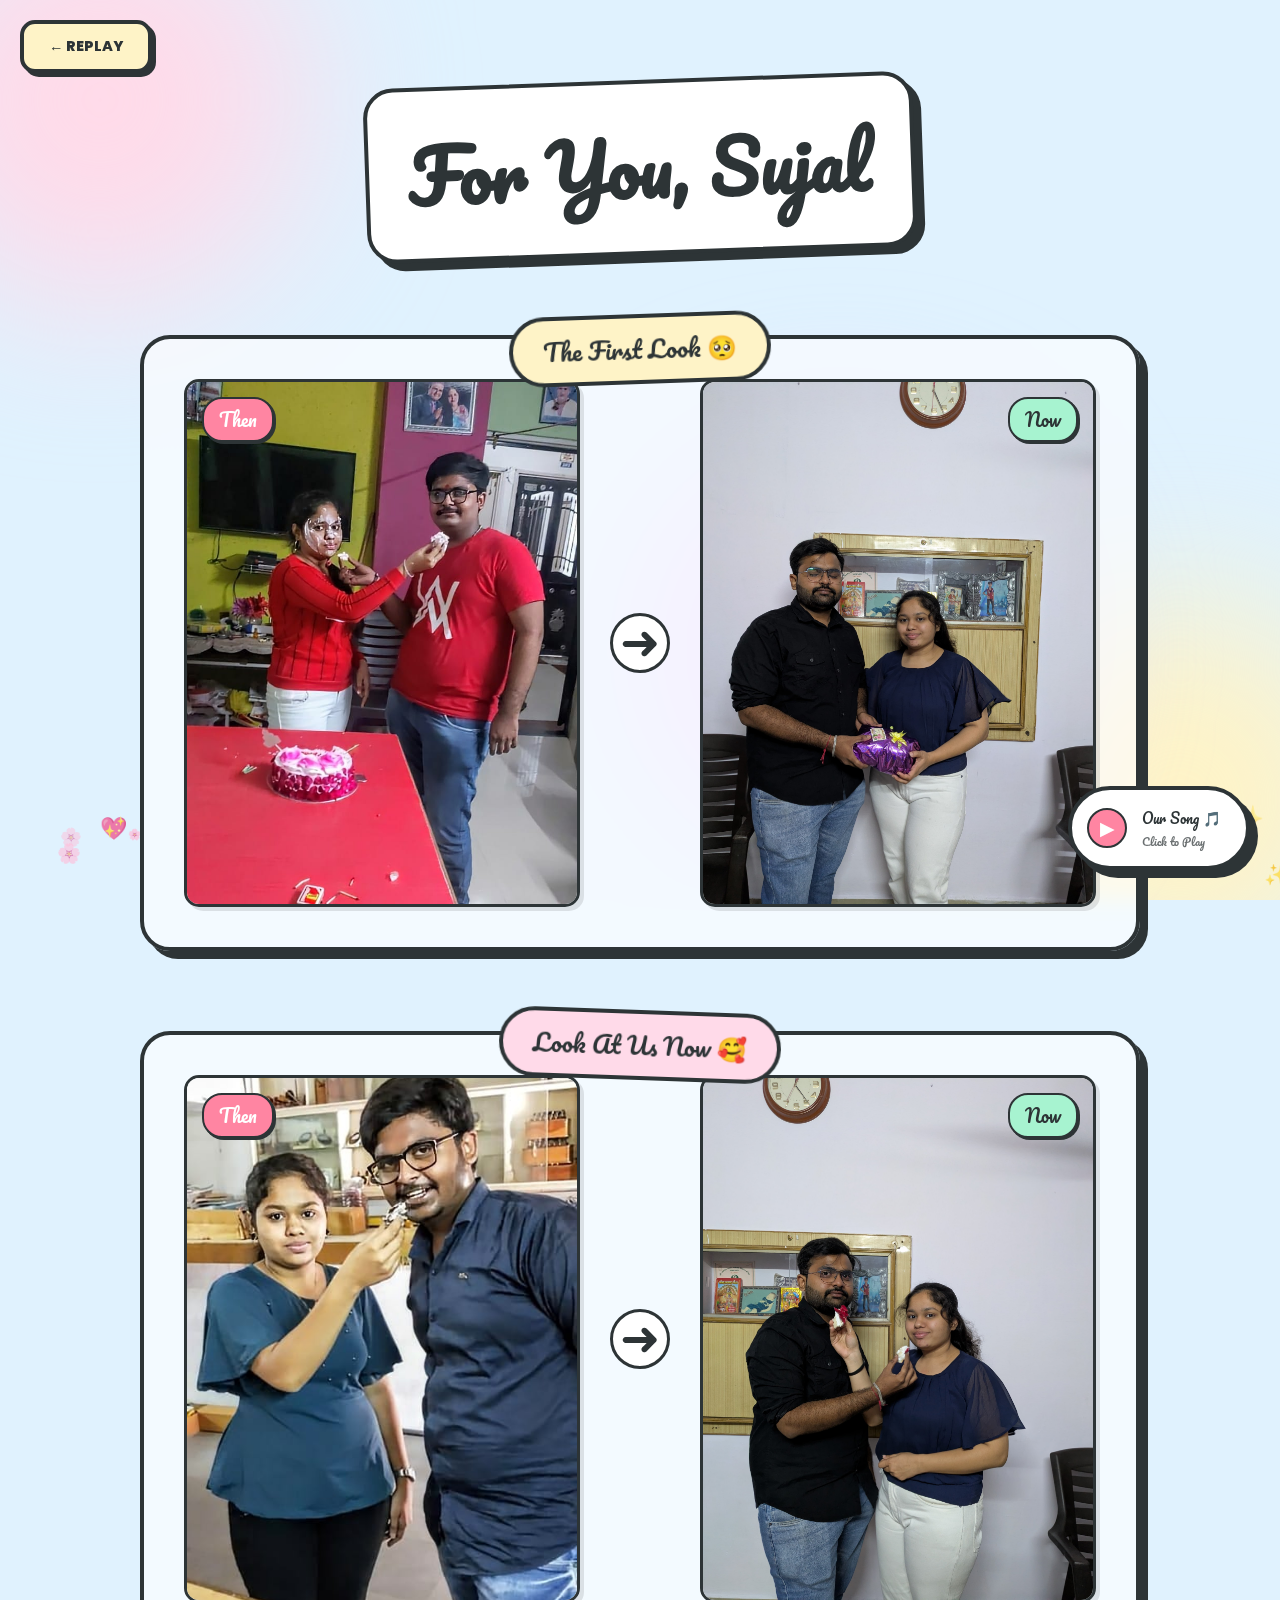
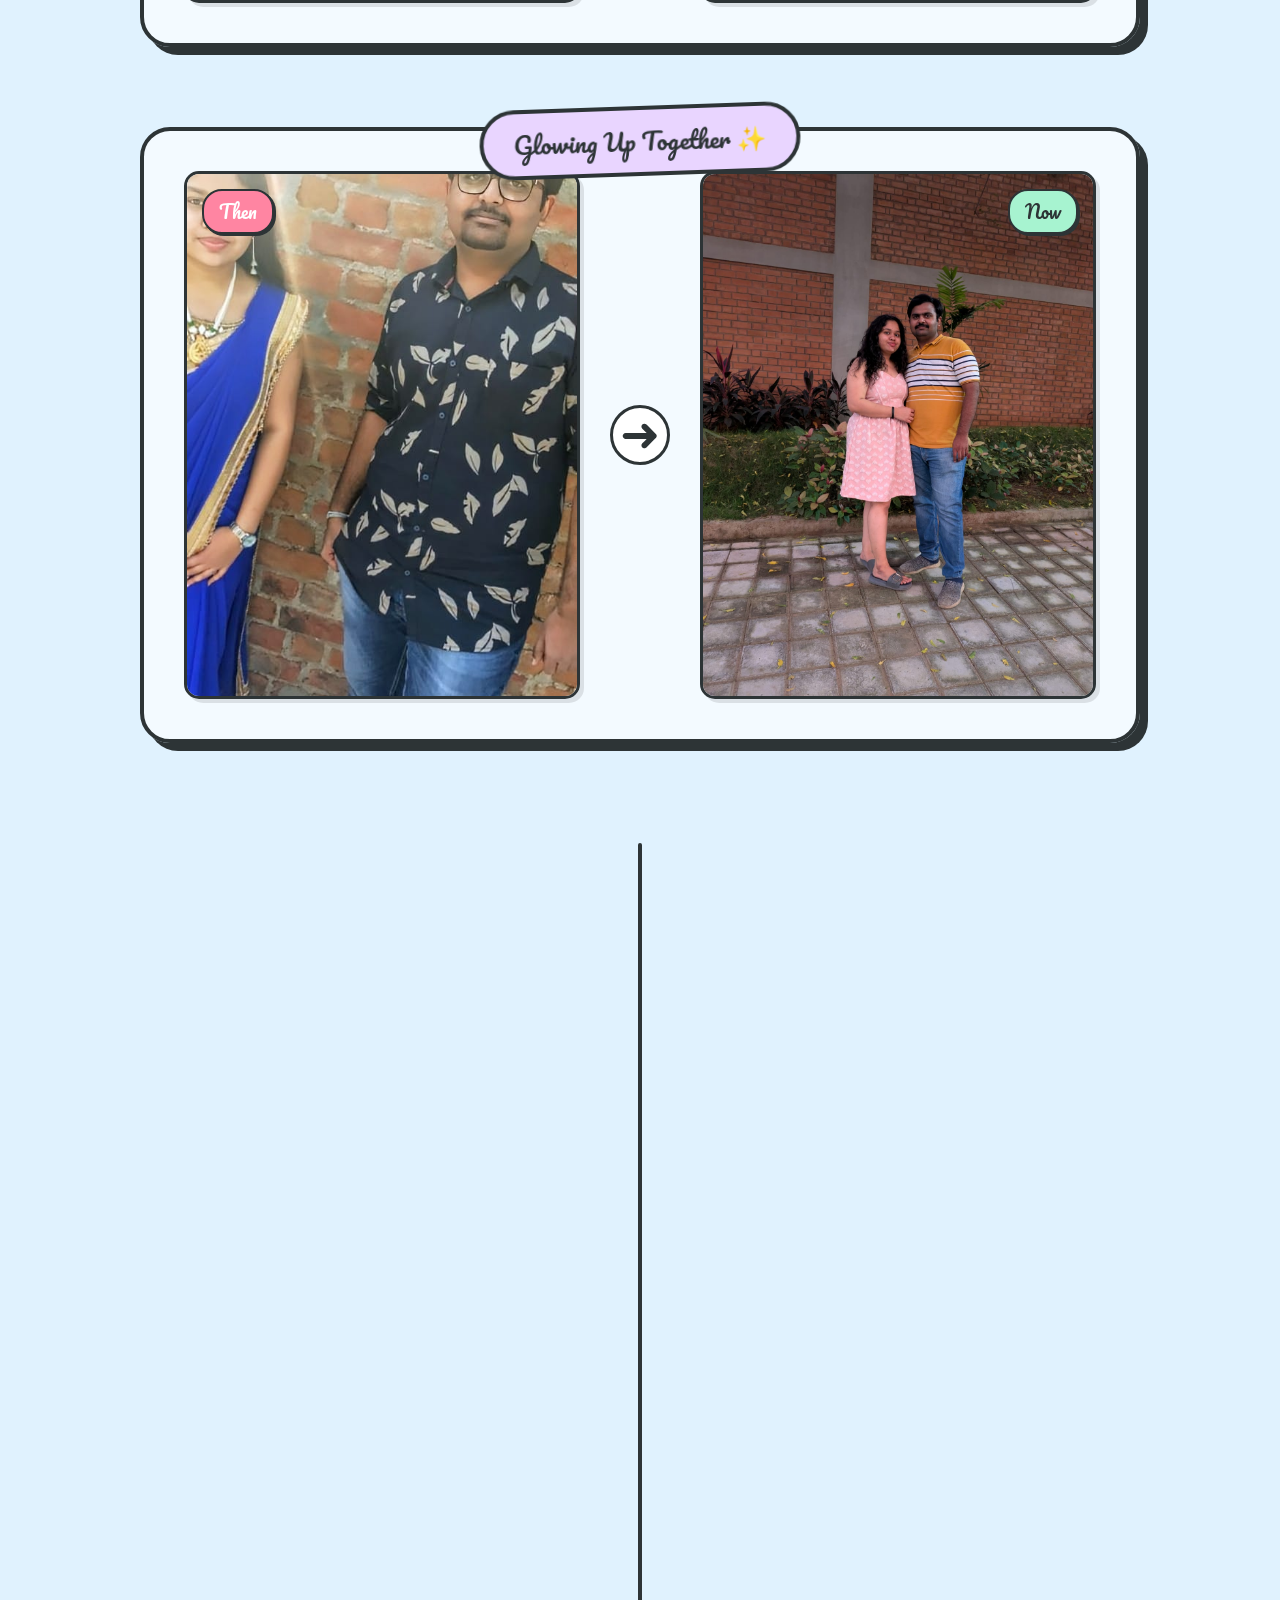
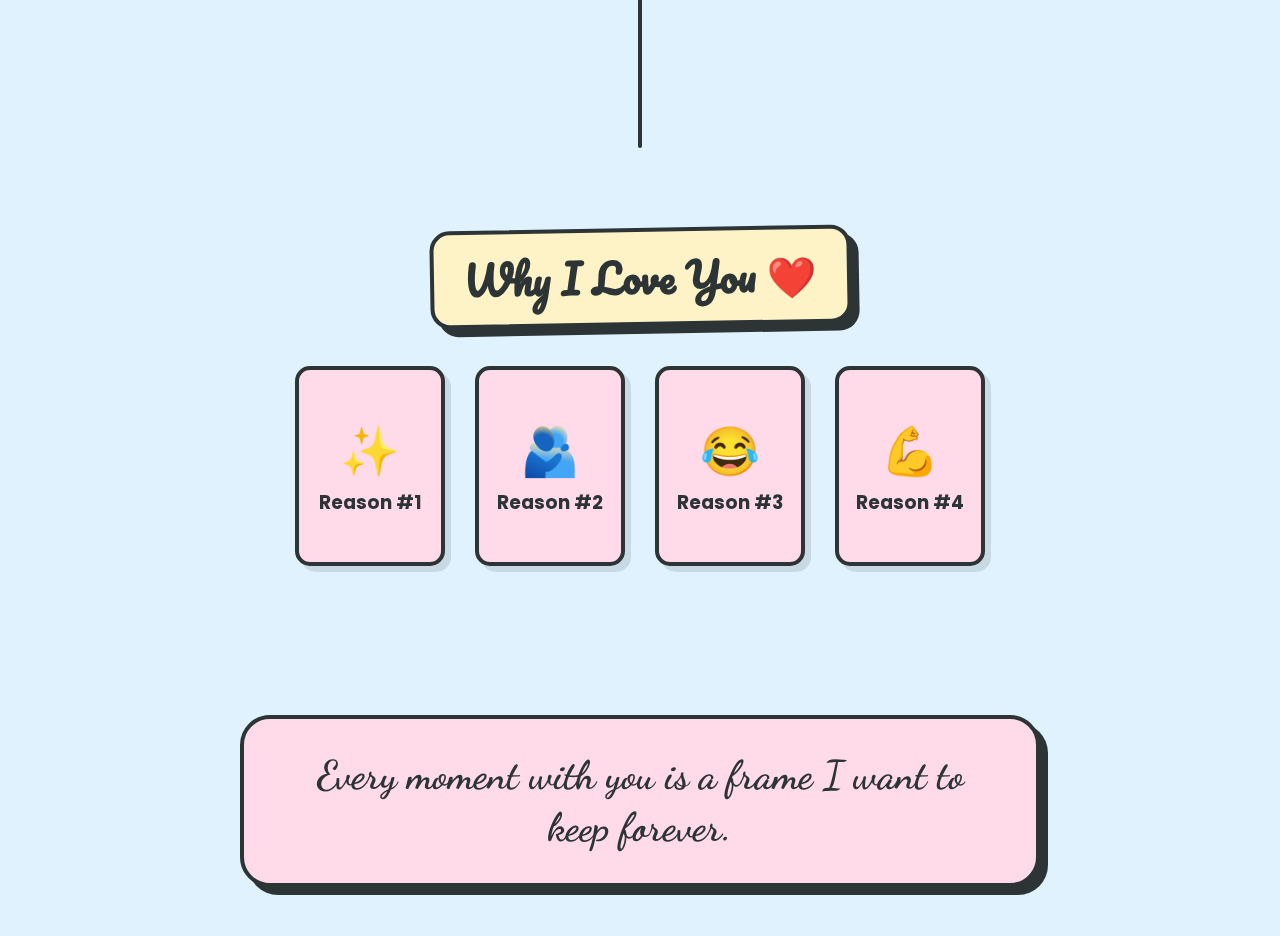
<file: final.html>
<!doctype html>
<html lang="en">
  <head>
    <meta charset="UTF-8" />
    <meta name="viewport" content="width=device-width, initial-scale=1.0" />
    <title>Our Love Story - Sujal ❤️</title>
    <link rel="preconnect" href="https://fonts.googleapis.com" />
    <link rel="preconnect" href="https://fonts.gstatic.com" crossorigin />
    <link
      href="https://fonts.googleapis.com/css2?family=Dancing+Script:wght@400;700&family=Pacifico&family=Poppins:wght@400;600;800&display=swap"
      rel="stylesheet"
    />
    <style>
      :root {
        --soft-pink: #ffdae9;
        --vibrant-pink: #ff85a2;
        --soft-blue: #e0f2fe;
        --soft-yellow: #fef3c7;
        --comic-black: #2d3436;
        --white: #ffffff;
        --chunky-border: 4px solid var(--comic-black);
        --bubble-shadow: 8px 8px 0px var(--comic-black);
        --bubble-shadow-hover: 4px 4px 0px var(--comic-black);
        --font-comic: "Pacifico", cursive;
        --font-main: "Poppins", sans-serif;
      }

      * {
        margin: 0;
        padding: 0;
        box-sizing: border-box;
      }

      body {
        font-family: var(--font-main);
        background: var(--soft-blue);
        color: var(--comic-black);
        overflow-x: hidden;
        min-height: 100vh;
        display: flex;
        flex-direction: column;
        align-items: center;
      }

      /* Animated Background */
      .bg-animation {
        position: fixed;
        inset: 0;
        z-index: -2;
        background: var(--soft-blue);
        overflow: hidden;
      }

      .blob {
        position: absolute;
        width: 400px;
        height: 400px;
        background: var(--soft-pink);
        filter: blur(80px);
        border-radius: 50%;
        z-index: -1;
        animation: blobMove 20s infinite alternate ease-in-out;
      }

      .blob-1 {
        top: -100px;
        left: -100px;
        background: var(--soft-pink);
      }
      .blob-2 {
        bottom: -100px;
        right: -100px;
        background: var(--soft-yellow);
        animation-delay: -5s;
      }
      .blob-3 {
        top: 50%;
        left: 50%;
        background: #e9d5ff;
        animation-delay: -10s;
      }

      @keyframes blobMove {
        0% {
          transform: translate(0, 0) scale(1);
        }
        33% {
          transform: translate(100px, 50px) scale(1.2);
        }
        66% {
          transform: translate(-50px, 150px) scale(0.8);
        }
        100% {
          transform: translate(50px, -50px) scale(1.1);
        }
      }

      .back-home {
        position: fixed;
        top: 20px;
        left: 20px;
        padding: 12px 25px;
        background: var(--soft-yellow);
        color: var(--comic-black);
        border: var(--chunky-border);
        box-shadow: 4px 4px 0px var(--comic-black);
        text-decoration: none;
        border-radius: 15px;
        font-weight: 800;
        z-index: 100;
        transition: all 0.2s ease;
        font-size: 0.9rem;
        text-transform: uppercase;
      }

      .back-home:hover {
        transform: translateY(-2px);
        box-shadow: 6px 6px 0px var(--comic-black);
      }

      .header {
        margin-top: 80px;
        margin-bottom: 40px;
        text-align: center;
        z-index: 10;
      }

      .header h1 {
        font-family: var(--font-comic);
        font-size: clamp(2.5rem, 8vw, 4.5rem);
        color: var(--comic-black);
        background: var(--white);
        padding: 20px 40px;
        border: var(--chunky-border);
        box-shadow: var(--bubble-shadow);
        border-radius: 30px;
        transform: rotate(-2deg);
        display: inline-block;
      }

      /* Modern "Then vs Now" Section */
      .ba-section {
        width: 100%;
        padding: 40px 20px 100px;
        display: flex;
        flex-direction: column;
        align-items: center;
        gap: 80px;
        z-index: 5;
      }

      .comparison-row {
        display: flex;
        align-items: center;
        justify-content: center;
        gap: 30px;
        background: rgba(255, 255, 255, 0.6);
        backdrop-filter: blur(10px);
        padding: 40px;
        border-radius: 30px;
        border: var(--chunky-border);
        box-shadow: var(--bubble-shadow);
        width: 100%;
        max-width: 1000px;
        position: relative;
        transition: transform 0.3s ease;
      }

      .comparison-row:hover {
        transform: translateY(-5px);
        box-shadow: 12px 12px 0px var(--comic-black);
      }

      .img-wrapper {
        position: relative;
        width: 45%;
        aspect-ratio: 3/4;
        border-radius: 15px;
        overflow: hidden;
        border: 3px solid var(--comic-black);
        box-shadow: 4px 4px 0px rgba(0, 0, 0, 0.1);
        transition: transform 0.3s ease;
      }

      .img-wrapper:hover {
        transform: scale(1.03) rotate(1deg);
      }

      .img-wrapper img {
        width: 100%;
        height: 100%;
        object-fit: cover;
      }

      .label-badge {
        position: absolute;
        top: 15px;
        left: 15px;
        background: var(--vibrant-pink);
        color: white;
        padding: 5px 15px;
        border-radius: 20px;
        font-family: var(--font-comic);
        font-size: 1.1rem;
        border: 2px solid var(--comic-black);
        box-shadow: 2px 2px 0px var(--comic-black);
        z-index: 10;
      }

      .label-badge.now {
        background: #a7f3d0; /* Pastel Green */
        color: var(--comic-black);
        right: 15px;
        left: auto;
      }

      .arrow-divider {
        font-size: 3rem;
        color: var(--comic-black);
        background: var(--white);
        width: 60px;
        height: 60px;
        display: flex;
        align-items: center;
        justify-content: center;
        border-radius: 50%;
        border: 3px solid var(--comic-black);
        z-index: 2;
        flex-shrink: 0;
      }

      .row-title {
        position: absolute;
        top: -25px;
        left: 50%;
        transform: translateX(-50%) rotate(-2deg);
        background: var(--soft-yellow);
        padding: 10px 30px;
        border: var(--chunky-border);
        border-radius: 50px;
        font-family: var(--font-comic);
        font-size: 1.5rem;
        white-space: nowrap;
        z-index: 20;
      }

      /* Quote Section */
      .quote-wrap {
        margin-top: 60px;
        margin-bottom: 60px;
        width: 90%;
        max-width: 800px;
        position: relative;
        height: 150px;
        display: flex;
        align-items: center;
        justify-content: center;
      }

      .quote-box {
        background: var(--soft-pink);
        border: var(--chunky-border);
        box-shadow: var(--bubble-shadow);
        padding: 30px 50px;
        border-radius: 30px;
        position: absolute;
        opacity: 0;
        transform: scale(0.8) translateY(20px);
        transition: all 0.8s cubic-bezier(0.175, 0.885, 0.32, 1.275);
        text-align: center;
        width: 100%;
      }

      .quote-box.active {
        opacity: 1;
        transform: scale(1) translateY(0);
      }

      .quote-text {
        font-family: "Dancing Script", cursive;
        font-size: clamp(1.5rem, 4vw, 2.5rem);
        color: var(--comic-black);
        font-weight: 700;
        line-height: 1.3;
      }

      /* Particles */
      #particle-canvas {
        position: fixed;
        inset: 0;
        z-index: -1;
        pointer-events: none;
      }

      @media (max-width: 768px) {
        .comparison-row {
          flex-direction: column;
          gap: 20px;
          padding: 50px 20px 30px;
        }

        .img-wrapper {
          width: 100%;
          aspect-ratio: 1; /* Square on mobile */
        }

        .arrow-divider {
          transform: rotate(90deg);
        }

        .row-title {
          font-size: 1.2rem;
          width: 90%;
        }
      }

      @media (max-width: 600px) {
        .photo-card {
          flex: 0 0 220px;
          height: 320px;
        }
        .header h1 {
          font-size: 2rem;
          padding: 15px 25px;
        }
        .quote-box {
          padding: 20px 30px;
        }
      }

      /* --- NEW FEATURES CSS --- */

      /* 1. Timeline Section */
      .timeline-section {
        width: 100%;
        max-width: 800px;
        position: relative;
        padding: 50px 20px;
        margin-bottom: 80px;
      }

      .timeline-line {
        position: absolute;
        left: 50%;
        top: 0;
        bottom: 0;
        width: 4px;
        background: var(--comic-black);
        transform: translateX(-50%);
        border-radius: 4px;
        z-index: 1;
      }

      .timeline-item {
        display: flex;
        justify-content: center;
        align-items: center;
        margin-bottom: 60px;
        position: relative;
        opacity: 0;
        transform: translateY(50px);
        transition: all 0.8s ease-out;
      }

      .timeline-item.visible {
        opacity: 1;
        transform: translateY(0);
      }

      .timeline-dot {
        width: 24px;
        height: 24px;
        background: var(--vibrant-pink);
        border: 4px solid var(--white);
        border-radius: 50%;
        position: absolute;
        left: 50%;
        transform: translateX(-50%);
        z-index: 5;
        box-shadow: 0 0 0 4px var(--comic-black);
      }

      .timeline-content {
        width: 45%;
        background: var(--white);
        padding: 20px;
        border-radius: 15px;
        border: var(--chunky-border);
        box-shadow: 6px 6px 0px var(--comic-black);
        position: relative;
        z-index: 2;
      }

      .timeline-item:nth-child(odd) {
        justify-content: flex-start;
      }
      .timeline-item:nth-child(even) {
        justify-content: flex-end;
      }

      .timeline-item:nth-child(odd) .timeline-content {
        margin-right: auto;
      }
      .timeline-item:nth-child(even) .timeline-content {
        margin-left: auto;
      }

      /* 2. Reasons Grid (Flip Cards) */
      .reasons-section {
        margin-bottom: 100px;
        text-align: center;
      }

      .section-title {
        font-family: var(--font-comic);
        font-size: 2.5rem;
        background: var(--soft-yellow);
        display: inline-block;
        padding: 10px 30px;
        border: var(--chunky-border);
        box-shadow: var(--bubble-shadow);
        border-radius: 20px;
        margin-bottom: 40px;
        transform: rotate(-1deg);
      }

      .reasons-grid {
        display: grid;
        grid-template-columns: repeat(auto-fit, minmax(150px, 1fr));
        gap: 30px;
        max-width: 900px;
        margin: 0 auto;
        padding: 0 20px;
      }

      .flip-card {
        background-color: transparent;
        width: 100%;
        aspect-ratio: 3/4;
        perspective: 1000px;
        cursor: pointer;
      }

      .flip-card-inner {
        position: relative;
        width: 100%;
        height: 100%;
        text-align: center;
        transition: transform 0.6s;
        transform-style: preserve-3d;
      }

      .flip-card:hover .flip-card-inner {
        transform: rotateY(180deg);
      }

      /* Fallback for touch devices */
      .flip-card.flipped .flip-card-inner {
        transform: rotateY(180deg);
      }

      .flip-card-front,
      .flip-card-back {
        position: absolute;
        width: 100%;
        height: 100%;
        -webkit-backface-visibility: hidden;
        backface-visibility: hidden;
        border: var(--chunky-border);
        border-radius: 15px;
        display: flex;
        align-items: center;
        justify-content: center;
        flex-direction: column;
        box-shadow: 6px 6px 0px rgba(0, 0, 0, 0.1);
      }

      .flip-card-front {
        background-color: var(--soft-pink);
        color: var(--comic-black);
      }

      .flip-card-back {
        background-color: var(--white);
        color: var(--comic-black);
        transform: rotateY(180deg);
        padding: 15px;
        font-family: var(--font-comic);
        font-size: 1.2rem;
        line-height: 1.4;
      }

      /* 3. Floating Music Player */
      .music-player {
        position: fixed;
        bottom: 30px;
        right: 30px;
        background: var(--white);
        border: var(--chunky-border);
        box-shadow: var(--bubble-shadow);
        padding: 15px;
        border-radius: 50px;
        display: flex;
        align-items: center;
        gap: 15px;
        z-index: 1000;
        transition: transform 0.3s ease;
      }

      .music-player:hover {
        transform: scale(1.05);
      }

      .play-btn {
        width: 40px;
        height: 40px;
        border-radius: 50%;
        background: var(--vibrant-pink);
        border: 2px solid var(--comic-black);
        color: white;
        display: flex;
        align-items: center;
        justify-content: center;
        font-size: 1.2rem;
        cursor: pointer;
      }

      .song-info {
        font-family: var(--font-comic);
        font-size: 0.9rem;
        padding-right: 10px;
      }

      /* Mobile Timeline Adjustments */
      @media (max-width: 700px) {
        .timeline-line {
          left: 20px;
        }
        .timeline-item {
          justify-content: flex-start !important;
          padding-left: 50px;
        }
        .timeline-content {
          width: 100% !important;
          margin: 0 !important;
        }
        .timeline-dot {
          left: 20px;
        }
      }
    </style>
  </head>
  <body>
    <div class="bg-animation">
      <div class="blob blob-1"></div>
      <div class="blob blob-2"></div>
      <div class="blob blob-3"></div>
    </div>

    <canvas id="particle-canvas"></canvas>

    <a href="index.html" class="back-home">← REPLAY</a>

    <div class="header">
      <h1>For You, Sujal</h1>
    </div>

    <div class="ba-section">
      <!-- Row 1 -->
      <div class="comparison-row">
        <div class="row-title">The First Look 🥺</div>

        <div class="img-wrapper">
          <span class="label-badge">Then</span>
          <img src="couple_imgs/before-1.jpeg" alt="Before" />
        </div>

        <div class="arrow-divider">➜</div>

        <div class="img-wrapper">
          <span class="label-badge now">Now</span>
          <img src="couple_imgs/after-1.jpeg" alt="After" />
        </div>
      </div>

      <!-- Row 2 -->
      <div class="comparison-row">
        <div
          class="row-title"
          style="
            transform: translateX(-50%) rotate(2deg);
            background: var(--soft-pink);
          "
        >
          Look At Us Now 🥰
        </div>

        <div class="img-wrapper">
          <span class="label-badge">Then</span>
          <img src="couple_imgs/before-2.jpeg" alt="Before" />
        </div>

        <div class="arrow-divider">➜</div>

        <div class="img-wrapper">
          <span class="label-badge now">Now</span>
          <img src="couple_imgs/after-2.jpeg" alt="After" />
        </div>
      </div>

      <!-- Row 3 -->
      <div class="comparison-row">
        <div class="row-title" style="background: #e9d5ff">
          Glowing Up Together ✨
        </div>

        <div class="img-wrapper">
          <span class="label-badge">Then</span>
          <img src="couple_imgs/before-3.jpeg" alt="Before" />
        </div>

        <div class="arrow-divider">➜</div>

        <div class="img-wrapper">
          <span class="label-badge now">Now</span>
          <img src="couple_imgs/after-3.jpeg" alt="After" />
        </div>
      </div>
    </div>

    <div class="timeline-section">
      <div class="timeline-line"></div>

      <!-- Milestone 1 -->
      <div class="timeline-item">
        <div class="timeline-dot"></div>
        <div class="timeline-content">
          <h3 style="font-family: var(--font-comic); margin-bottom: 5px">
            How It Started
          </h3>
          <p>
            That first day we met, I knew there was something special about you.
          </p>
        </div>
      </div>

      <!-- Milestone 2 -->
      <div class="timeline-item">
        <div class="timeline-dot"></div>
        <div class="timeline-content">
          <h3 style="font-family: var(--font-comic); margin-bottom: 5px">
            First Date
          </h3>
          <p>
            Coffee, laughter, and that moment I realized I didn't want to leave.
          </p>
        </div>
      </div>

      <!-- Milestone 3 -->
      <div class="timeline-item">
        <div class="timeline-dot"></div>
        <div class="timeline-content">
          <h3 style="font-family: var(--font-comic); margin-bottom: 5px">
            The "Yes"
          </h3>
          <p>Making it official was the easiest decision of my life.</p>
        </div>
      </div>

      <!-- Milestone 4 -->
      <div class="timeline-item">
        <div class="timeline-dot"></div>
        <div class="timeline-content">
          <h3 style="font-family: var(--font-comic); margin-bottom: 5px">
            Now & Forever
          </h3>
          <p>
            Every day since has been an adventure I wouldn't trade for the
            world.
          </p>
        </div>
      </div>
    </div>

    <!-- Reasons Grid -->
    <div class="reasons-section">
      <h2 class="section-title">Why I Love You ❤️</h2>
      <div class="reasons-grid">
        <!-- Card 1 -->
        <div class="flip-card">
          <div class="flip-card-inner">
            <div class="flip-card-front">
              <span style="font-size: 3rem">✨</span>
              <h3>Reason #1</h3>
            </div>
            <div class="flip-card-back">
              <p>Your smile lights up my entire world, even on dark days.</p>
            </div>
          </div>
        </div>

        <!-- Card 2 -->
        <div class="flip-card">
          <div class="flip-card-inner">
            <div class="flip-card-front">
              <span style="font-size: 3rem">🫂</span>
              <h3>Reason #2</h3>
            </div>
            <div class="flip-card-back">
              <p>You give the best hugs that make me feel so safe.</p>
            </div>
          </div>
        </div>

        <!-- Card 3 -->
        <div class="flip-card">
          <div class="flip-card-inner">
            <div class="flip-card-front">
              <span style="font-size: 3rem">😂</span>
              <h3>Reason #3</h3>
            </div>
            <div class="flip-card-back">
              <p>You get my weird jokes when no one else does.</p>
            </div>
          </div>
        </div>

        <!-- Card 4 -->
        <div class="flip-card">
          <div class="flip-card-inner">
            <div class="flip-card-front">
              <span style="font-size: 3rem">💪</span>
              <h3>Reason #4</h3>
            </div>
            <div class="flip-card-back">
              <p>You support my dreams and push me to be better.</p>
            </div>
          </div>
        </div>
      </div>
    </div>

    <!-- Music Player -->
    <div class="music-player">
      <div class="play-btn" id="play-btn">▶</div>
      <div class="song-info">
        <div>Our Song 🎵</div>
        <div style="font-size: 0.7rem; opacity: 0.7">Click to Play</div>
      </div>
      <audio id="bg-music" loop autoplay>
        <source src="music.mp3" type="audio/mp3" />
        <!-- User needs to add src -->
      </audio>
    </div>

    <div class="quote-wrap">
      <div class="quote-box active" id="q0">
        <p class="quote-text">
          Every moment with you is a frame I want to keep forever.
        </p>
      </div>
      <div class="quote-box" id="q1">
        <p class="quote-text">Your heart is my favorite destination, always.</p>
      </div>
      <div class="quote-box" id="q2">
        <p class="quote-text">Life is more colorful with you in my view.</p>
      </div>
      <div class="quote-box" id="q3">
        <p class="quote-text">
          You're the highlight of my every single day. 💕
        </p>
      </div>
      <div class="quote-box" id="q4">
        <p class="quote-text">Forever's not long enough with you, Sujal.</p>
      </div>
    </div>

    <script>
      // Quote Rotation
      let currentQuote = 0;
      const boxes = document.querySelectorAll(".quote-box");
      setInterval(() => {
        boxes[currentQuote].classList.remove("active");
        currentQuote = (currentQuote + 1) % boxes.length;
        boxes[currentQuote].classList.add("active");
      }, 5000);

      // Simple Heart Particle System
      const canvas = document.getElementById("particle-canvas");
      const ctx = canvas.getContext("2d");
      let particles = [];

      function resize() {
        canvas.width = window.innerWidth;
        canvas.height = window.innerHeight;
      }
      window.addEventListener("resize", resize);
      resize();

      class Particle {
        constructor() {
          this.reset();
        }
        reset() {
          this.x = Math.random() * canvas.width;
          this.y = canvas.height + 20;
          this.size = Math.random() * 15 + 10;
          this.speed = Math.random() * 2 + 1;
          this.opacity = Math.random() * 0.5 + 0.3;
          this.text = ["❤️", "💖", "🌸", "✨"][Math.floor(Math.random() * 4)];
        }
        update() {
          this.y -= this.speed;
          if (this.y < -30) this.reset();
        }
        draw() {
          ctx.save();
          ctx.globalAlpha = this.opacity;
          ctx.font = `${this.size}px serif`;
          ctx.fillText(this.text, this.x, this.y);
          ctx.restore();
        }
      }

      /* --- NEW JS FUNCTIONALITY --- */

      // 1. Timeline Scroll Animation
      const observerOptions = {
        threshold: 0.2,
      };

      const observer = new IntersectionObserver((entries) => {
        entries.forEach((entry) => {
          if (entry.isIntersecting) {
            entry.target.classList.add("visible");
          }
        });
      }, observerOptions);

      document.querySelectorAll(".timeline-item").forEach((item) => {
        observer.observe(item);
      });

      // 2. Parallax Effect for Blobs
      window.addEventListener("scroll", () => {
        const scrolled = window.scrollY;
        const blobs = document.querySelectorAll(".blob");

        blobs.forEach((blob, index) => {
          const speed = (index + 1) * 0.1;
          blob.style.transform = `translateY(${scrolled * speed}px)`;
        });
      });

      // 3. Music Player Logic
      const playBtn = document.getElementById("play-btn");
      const audio = document.getElementById("bg-music");
      const songInfo = document.querySelector(".song-info div:last-child");

      if (playBtn && audio) {
        // 1. Try to autoplay on load
        window.addEventListener("load", () => {
          audio
            .play()
            .then(() => {
              playBtn.textContent = "⏸";
              songInfo.textContent = "Playing...";
            })
            .catch(() => {
              playBtn.textContent = "▶";
              songInfo.textContent = "Click to Play";
            });
        });

        // 2. Play/Pause Toggle Button
        playBtn.addEventListener("click", () => {
          if (audio.paused) {
            audio
              .play()
              .then(() => {
                playBtn.textContent = "⏸";
                songInfo.textContent = "Playing...";
              })
              .catch((e) => {
                console.error("Play failed:", e);
                songInfo.textContent = "Error";
              });
          } else {
            audio.pause();
            playBtn.textContent = "▶";
            songInfo.textContent = "Paused";
          }
        });

        // 3. Pause when tab/window is hidden
        document.addEventListener("visibilitychange", () => {
          if (document.hidden && !audio.paused) {
            audio.pause();
            playBtn.textContent = "▶";
            songInfo.textContent = "Paused (Tab Hidden)";
          }
        });
      }

      // Flip card touch support
      document.querySelectorAll(".flip-card").forEach((card) => {
        card.addEventListener("click", () => {
          card.classList.toggle("flipped");
        });
      });

      // Init Particles
      for (let i = 0; i < 20; i++) particles.push(new Particle());

      function animate() {
        ctx.clearRect(0, 0, canvas.width, canvas.height);
        particles.forEach((p) => {
          p.update();
          p.draw();
        });
        requestAnimationFrame(animate);
      }
      animate();
    </script>
  </body>
</html>
</file>
